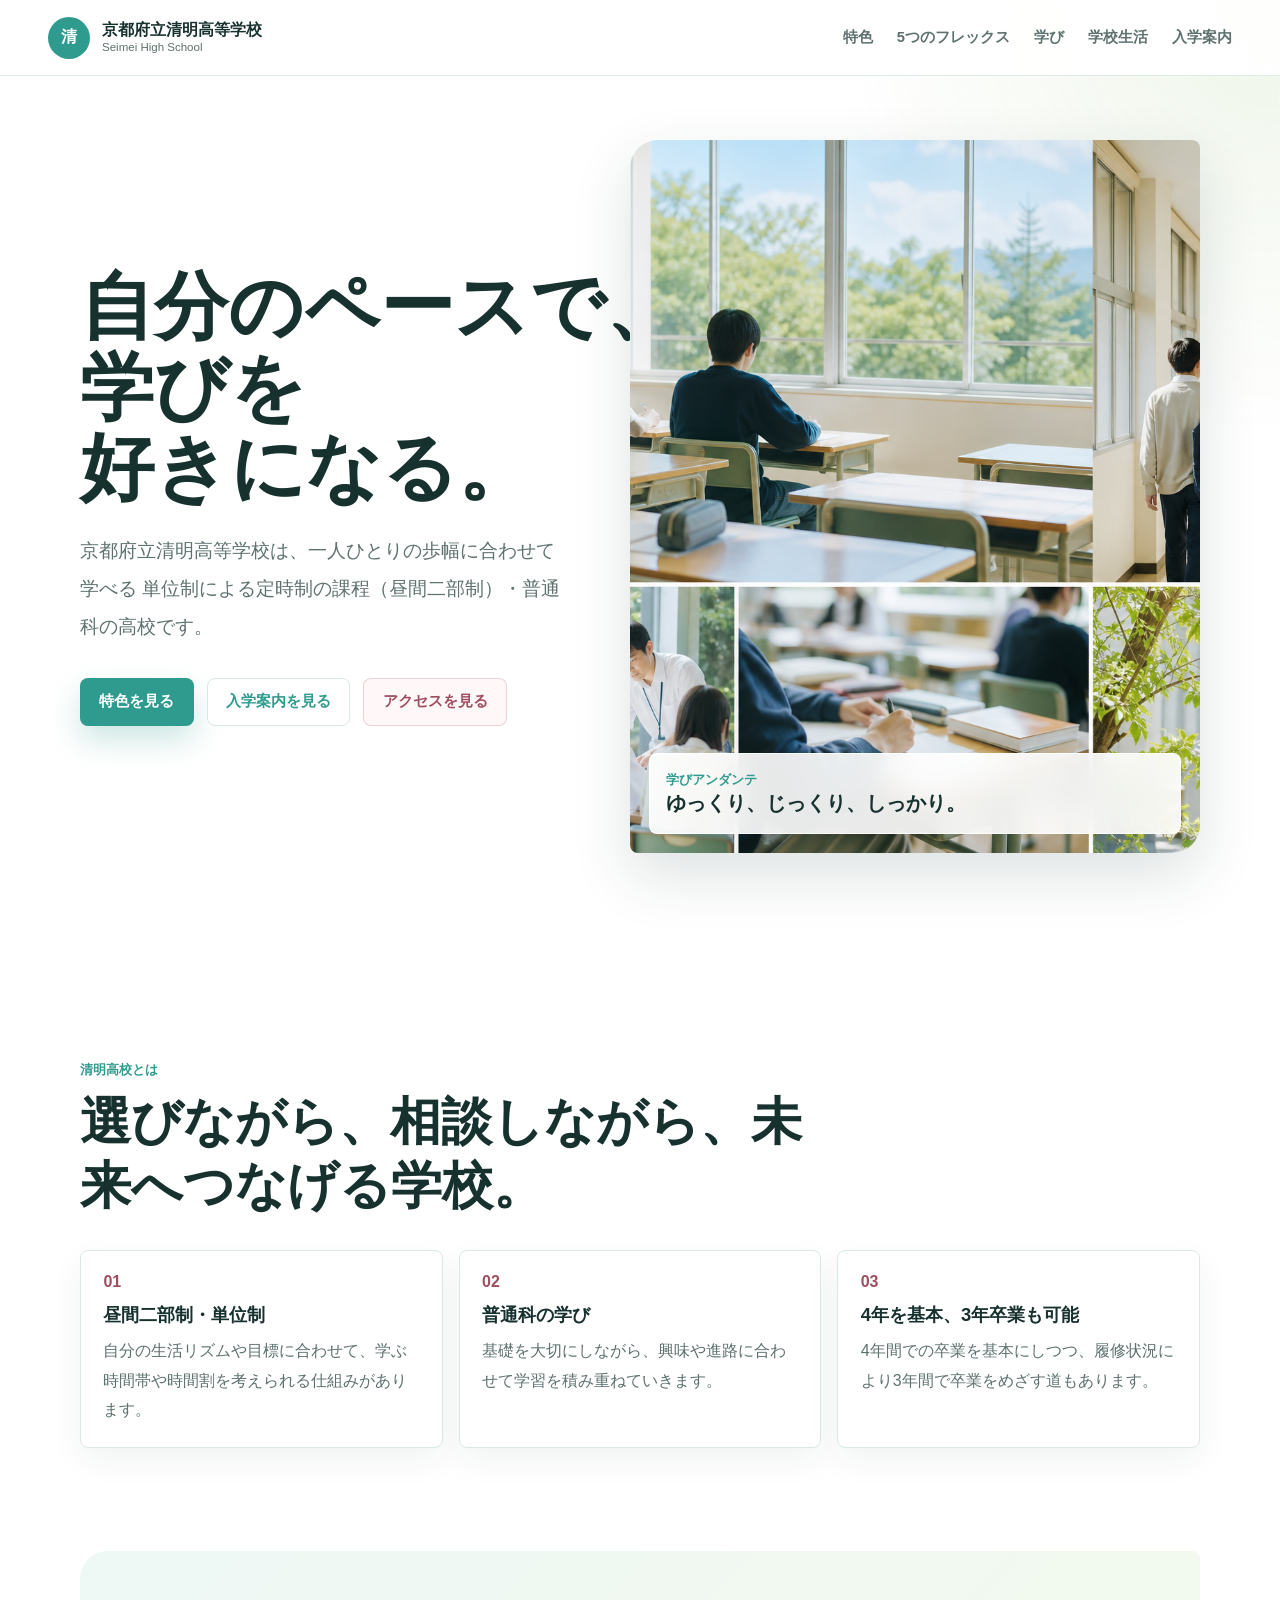
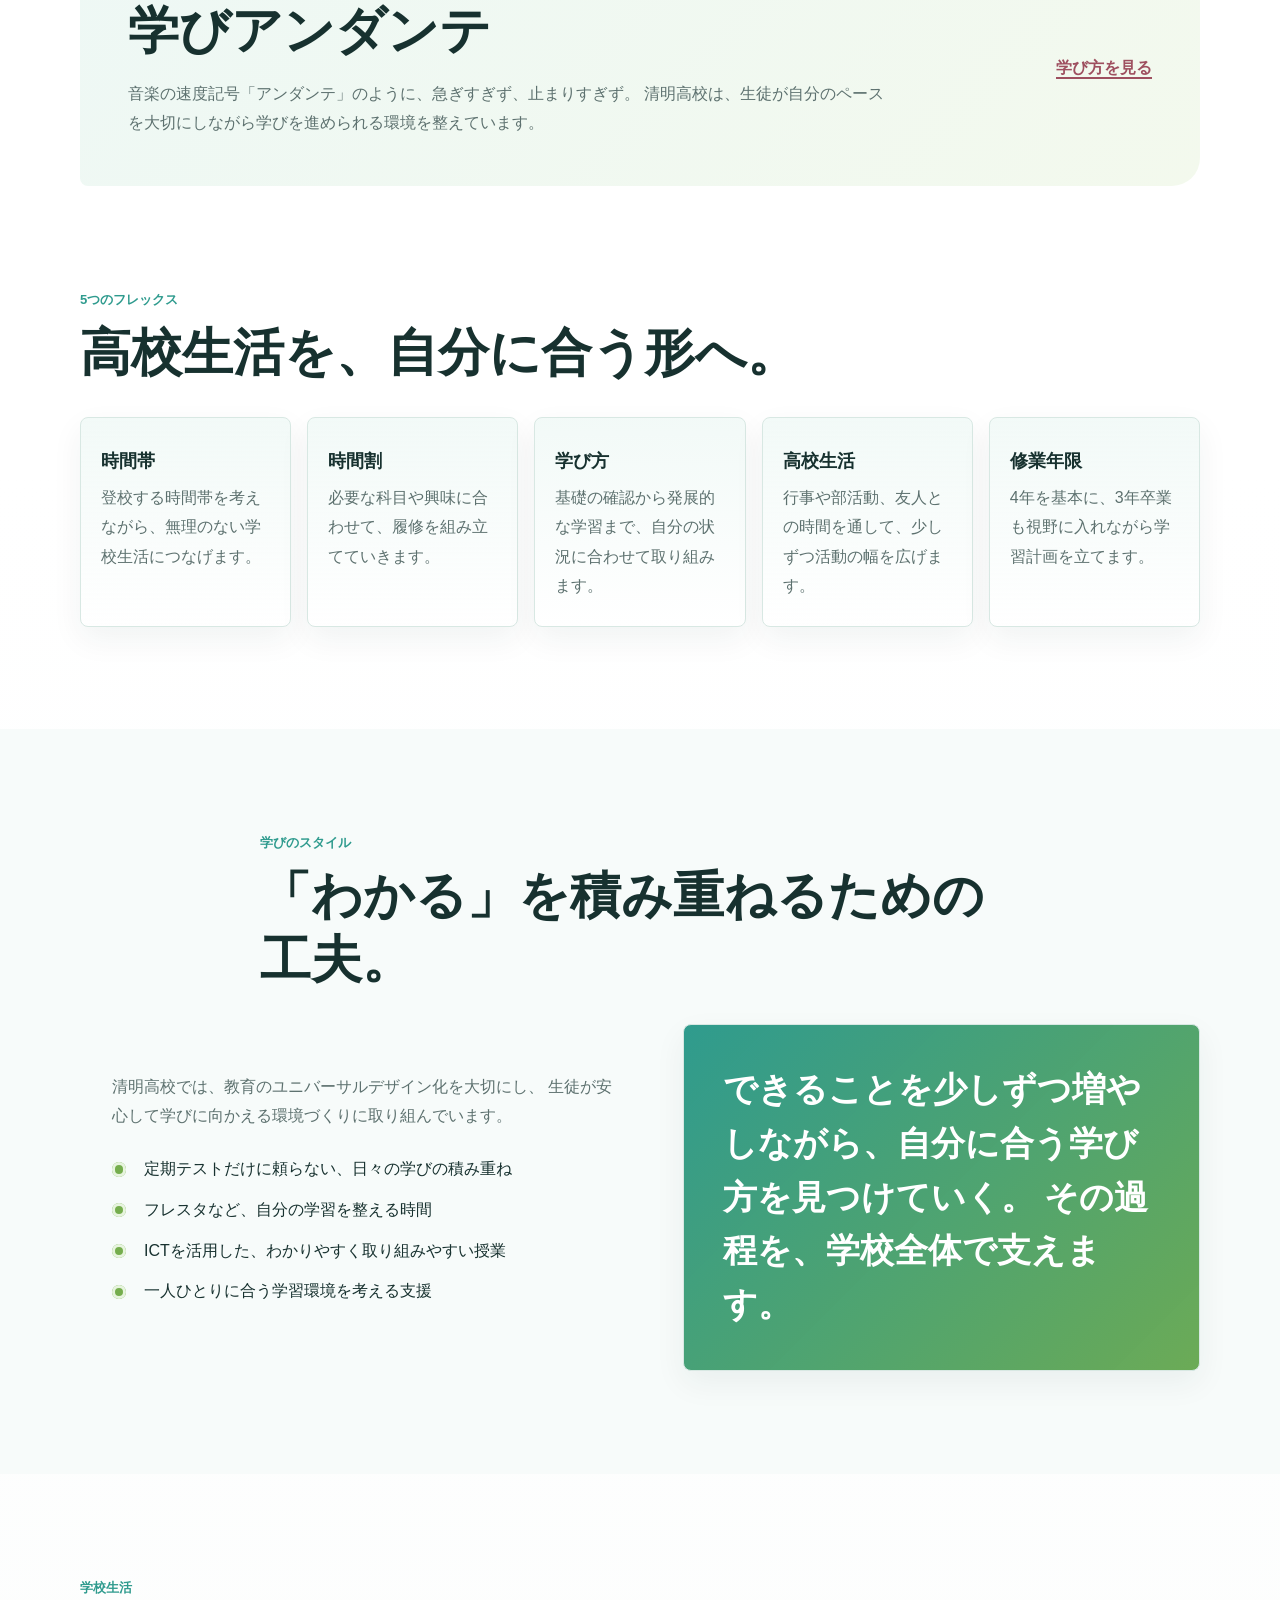
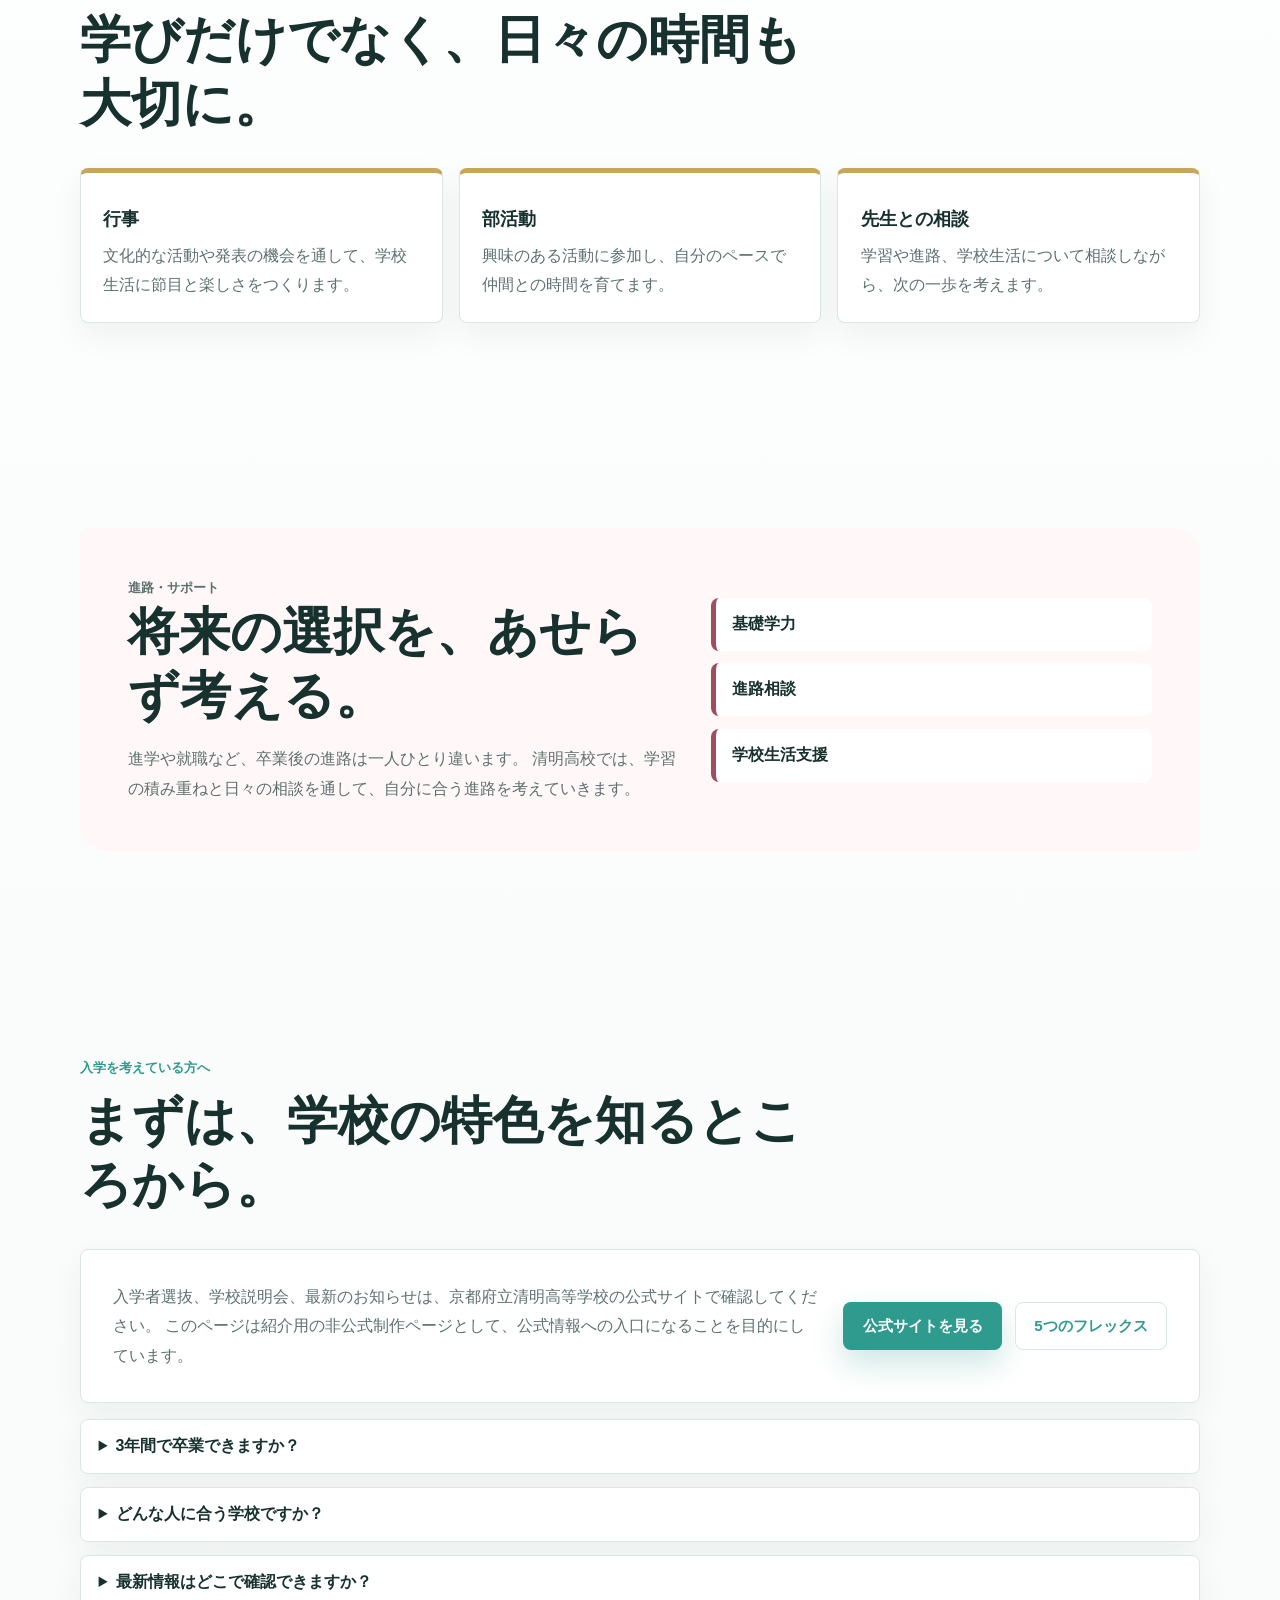
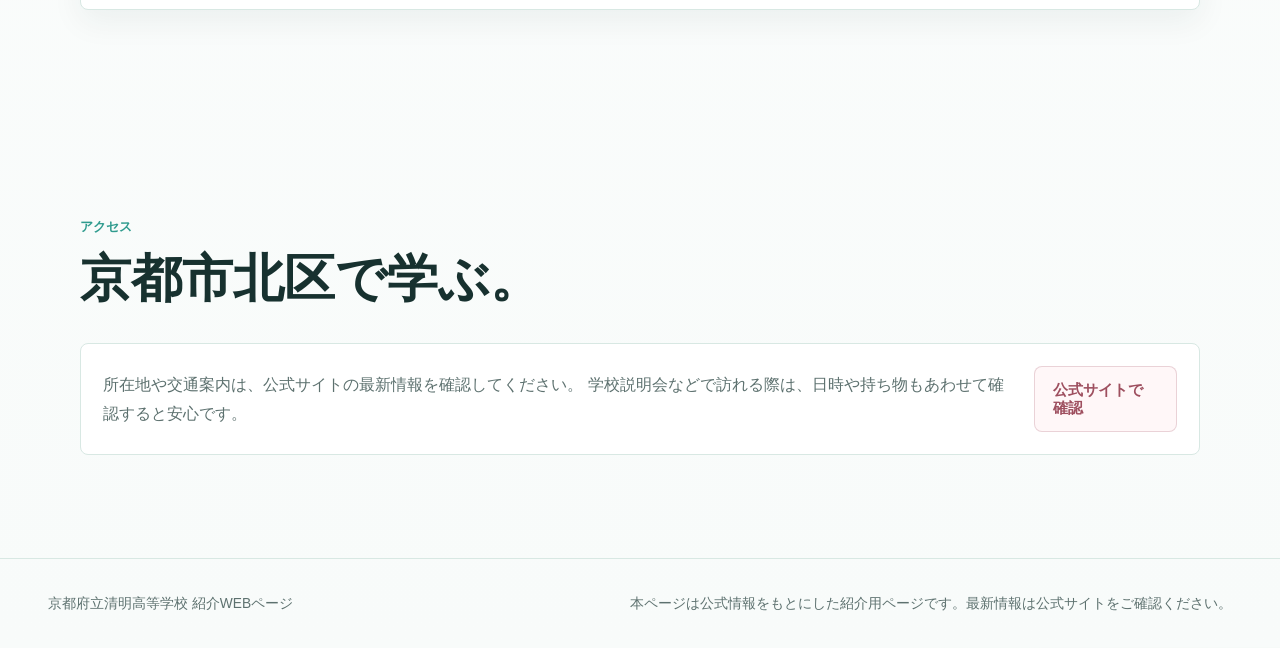
<file: index.html>
<!doctype html>
<html lang="ja">
  <head>
    <meta charset="utf-8" />
    <meta name="viewport" content="width=device-width, initial-scale=1" />
    <title>京都府立清明高等学校 紹介ページ</title>
    <meta
      name="description"
      content="京都府立清明高等学校の特色、学びアンダンテ、5つのフレックス、学びのスタイル、学校生活、進路・入学案内を中学生と保護者向けに紹介します。"
    />
    <meta property="og:title" content="京都府立清明高等学校 紹介ページ" />
    <meta
      property="og:description"
      content="自分のペースで、学びを好きになる。昼間二部制・単位制の清明高校を紹介します。"
    />
    <link rel="stylesheet" href="styles.css" />
  </head>
  <body>
    <a class="skip-link" href="#main">本文へ移動</a>

    <header class="site-header" data-header>
      <a class="brand" href="#top" aria-label="京都府立清明高等学校 トップへ">
        <span class="brand-mark" aria-hidden="true">清</span>
        <span>
          <strong>京都府立清明高等学校</strong>
          <small>Seimei High School</small>
        </span>
      </a>

      <button class="nav-toggle" type="button" aria-label="メニューを開く" aria-expanded="false" data-nav-toggle>
        <span></span>
        <span></span>
      </button>

      <nav class="site-nav" aria-label="主要ナビゲーション" data-nav>
        <a href="#features">特色</a>
        <a href="#flex">5つのフレックス</a>
        <a href="#learning">学び</a>
        <a href="#life">学校生活</a>
        <a href="#admissions">入学案内</a>
      </nav>
    </header>

    <main id="main">
      <section class="hero section" id="top">
        <div class="hero-copy">
          <h1><span class="no-break">自分のペースで、</span><br />学びを<br />好きになる。</h1>
          <p>
            京都府立清明高等学校は、一人ひとりの歩幅に合わせて学べる
            単位制による定時制の課程（昼間二部制）・普通科の高校です。
          </p>
          <div class="hero-actions" aria-label="ページ内リンク">
            <a class="button primary" href="#features">特色を見る</a>
            <a class="button secondary" href="#admissions">入学案内を見る</a>
            <a class="button ghost" href="#access">アクセスを見る</a>
          </div>
        </div>

        <div class="hero-media" aria-label="明るい学習風景のイメージ">
          <img src="assets/campus-life-hero.png" alt="明るい教室で学ぶ生徒たちのイメージ" />
          <div class="hero-note">
            <span>学びアンダンテ</span>
            <strong>ゆっくり、じっくり、しっかり。</strong>
          </div>
        </div>
      </section>

      <section class="intro section" id="features">
        <div class="section-heading">
          <p>清明高校とは</p>
          <h2>選びながら、相談しながら、未来へつなげる学校。</h2>
        </div>
        <div class="intro-grid">
          <article>
            <span class="icon" aria-hidden="true">01</span>
            <h3>昼間二部制・単位制</h3>
            <p>自分の生活リズムや目標に合わせて、学ぶ時間帯や時間割を考えられる仕組みがあります。</p>
          </article>
          <article>
            <span class="icon" aria-hidden="true">02</span>
            <h3>普通科の学び</h3>
            <p>基礎を大切にしながら、興味や進路に合わせて学習を積み重ねていきます。</p>
          </article>
          <article>
            <span class="icon" aria-hidden="true">03</span>
            <h3>4年を基本、3年卒業も可能</h3>
            <p>4年間での卒業を基本にしつつ、履修状況により3年間で卒業をめざす道もあります。</p>
          </article>
        </div>
      </section>

      <section class="concept-band section">
        <div>
          <h2>学びアンダンテ</h2>
          <p>
            音楽の速度記号「アンダンテ」のように、急ぎすぎず、止まりすぎず。
            清明高校は、生徒が自分のペースを大切にしながら学びを進められる環境を整えています。
          </p>
        </div>
        <a class="text-link" href="#learning">学び方を見る</a>
      </section>

      <section class="flex section" id="flex">
        <div class="section-heading">
          <p>5つのフレックス</p>
          <h2>高校生活を、自分に合う形へ。</h2>
        </div>
        <div class="flex-list">
          <article>
            <h3>時間帯</h3>
            <p>登校する時間帯を考えながら、無理のない学校生活につなげます。</p>
          </article>
          <article>
            <h3>時間割</h3>
            <p>必要な科目や興味に合わせて、履修を組み立てていきます。</p>
          </article>
          <article>
            <h3>学び方</h3>
            <p>基礎の確認から発展的な学習まで、自分の状況に合わせて取り組みます。</p>
          </article>
          <article>
            <h3>高校生活</h3>
            <p>行事や部活動、友人との時間を通して、少しずつ活動の幅を広げます。</p>
          </article>
          <article>
            <h3>修業年限</h3>
            <p>4年を基本に、3年卒業も視野に入れながら学習計画を立てます。</p>
          </article>
        </div>
      </section>

      <section class="learning section" id="learning">
        <div class="section-heading">
          <p>学びのスタイル</p>
          <h2>「わかる」を積み重ねるための工夫。</h2>
        </div>
        <div class="learning-layout">
          <div class="learning-copy">
            <p>
              清明高校では、教育のユニバーサルデザイン化を大切にし、
              生徒が安心して学びに向かえる環境づくりに取り組んでいます。
            </p>
            <ul class="check-list">
              <li>定期テストだけに頼らない、日々の学びの積み重ね</li>
              <li>フレスタなど、自分の学習を整える時間</li>
              <li>ICTを活用した、わかりやすく取り組みやすい授業</li>
              <li>一人ひとりに合う学習環境を考える支援</li>
            </ul>
          </div>
          <div class="quote-panel">
            <p>
              できることを少しずつ増やしながら、自分に合う学び方を見つけていく。
              その過程を、学校全体で支えます。
            </p>
          </div>
        </div>
      </section>

      <section class="life section" id="life">
        <div class="section-heading">
          <p>学校生活</p>
          <h2>学びだけでなく、日々の時間も大切に。</h2>
        </div>
        <div class="life-strip">
          <article>
            <h3>行事</h3>
            <p>文化的な活動や発表の機会を通して、学校生活に節目と楽しさをつくります。</p>
          </article>
          <article>
            <h3>部活動</h3>
            <p>興味のある活動に参加し、自分のペースで仲間との時間を育てます。</p>
          </article>
          <article>
            <h3>先生との相談</h3>
            <p>学習や進路、学校生活について相談しながら、次の一歩を考えます。</p>
          </article>
        </div>
      </section>

      <section class="support section">
        <div class="support-content">
          <div>
            <p class="section-label">進路・サポート</p>
            <h2>将来の選択を、あせらず考える。</h2>
            <p>
              進学や就職など、卒業後の進路は一人ひとり違います。
              清明高校では、学習の積み重ねと日々の相談を通して、自分に合う進路を考えていきます。
            </p>
          </div>
          <div class="support-points">
            <span>基礎学力</span>
            <span>進路相談</span>
            <span>学校生活支援</span>
          </div>
        </div>
      </section>

      <section class="admissions section" id="admissions">
        <div class="section-heading">
          <p>入学を考えている方へ</p>
          <h2>まずは、学校の特色を知るところから。</h2>
        </div>
        <div class="admission-panel">
          <p>
            入学者選抜、学校説明会、最新のお知らせは、京都府立清明高等学校の公式サイトで確認してください。
            このページは紹介用の非公式制作ページとして、公式情報への入口になることを目的にしています。
          </p>
          <div class="panel-actions">
            <a class="button primary" href="https://www.kyoto-be.ne.jp/seimei-hs/cms/" target="_blank" rel="noreferrer">
              公式サイトを見る
            </a>
            <a class="button secondary" href="https://www.kyoto-be.ne.jp/seimei-hs/cms/?page_id=380" target="_blank" rel="noreferrer">
              5つのフレックス
            </a>
          </div>
        </div>

        <div class="faq" aria-label="よくある質問">
          <details>
            <summary>3年間で卒業できますか？</summary>
            <p>4年での卒業を基本としながら、履修状況によって3年間で卒業をめざすことも可能とされています。</p>
          </details>
          <details>
            <summary>どんな人に合う学校ですか？</summary>
            <p>自分のペースを大切にしながら、学び方や高校生活を考えていきたい人に向いた環境です。</p>
          </details>
          <details>
            <summary>最新情報はどこで確認できますか？</summary>
            <p>入試や説明会などの最新情報は、必ず京都府立清明高等学校の公式サイトで確認してください。</p>
          </details>
        </div>
      </section>

      <section class="access section" id="access">
        <div class="section-heading">
          <p>アクセス</p>
          <h2>京都市北区で学ぶ。</h2>
        </div>
        <div class="access-layout">
          <div>
            <p>
              所在地や交通案内は、公式サイトの最新情報を確認してください。
              学校説明会などで訪れる際は、日時や持ち物もあわせて確認すると安心です。
            </p>
          </div>
          <a class="button ghost" href="https://www.kyoto-be.ne.jp/seimei-hs/cms/" target="_blank" rel="noreferrer">
            公式サイトで確認
          </a>
        </div>
      </section>
    </main>

    <footer class="site-footer">
      <p>京都府立清明高等学校 紹介WEBページ</p>
      <p>本ページは公式情報をもとにした紹介用ページです。最新情報は公式サイトをご確認ください。</p>
    </footer>

    <script src="script.js"></script>
  </body>
</html>
</file>
<file: styles.css>
:root {
  --bg: #ffffff;
  --bg-soft: #eef8f5;
  --bg-leaf: #f3f9ed;
  --ink: #17312f;
  --muted: #5d716f;
  --line: #d8e8e3;
  --teal: #2f9b8e;
  --green: #75ad4d;
  --burgundy: #9e4f5f;
  --gold: #c7a55a;
  --shadow: 0 22px 60px rgba(23, 49, 47, 0.14);
  --radius: 8px;
  --max: 1120px;
  font-family: "Yu Gothic", "Hiragino Kaku Gothic ProN", "Noto Sans JP", Meiryo, sans-serif;
  color: var(--ink);
  background: var(--bg);
  scroll-behavior: smooth;
}

* {
  box-sizing: border-box;
}

body {
  margin: 0;
  color: var(--ink);
  background:
    radial-gradient(circle at top right, rgba(117, 173, 77, 0.12), transparent 28rem),
    linear-gradient(180deg, #fff 0%, #fff 38%, #f8fbfa 100%);
}

img {
  display: block;
  max-width: 100%;
}

a {
  color: inherit;
}

.skip-link {
  position: absolute;
  left: 1rem;
  top: -4rem;
  z-index: 100;
  padding: 0.75rem 1rem;
  background: var(--ink);
  color: #fff;
}

.skip-link:focus {
  top: 1rem;
}

.site-header {
  position: sticky;
  top: 0;
  z-index: 50;
  display: flex;
  align-items: center;
  justify-content: space-between;
  gap: 1.5rem;
  min-height: 76px;
  padding: 0.85rem clamp(1rem, 4vw, 3rem);
  border-bottom: 1px solid rgba(216, 232, 227, 0.82);
  background: rgba(255, 255, 255, 0.9);
  backdrop-filter: blur(16px);
}

.brand {
  display: inline-flex;
  align-items: center;
  gap: 0.75rem;
  text-decoration: none;
}

.brand-mark {
  display: grid;
  width: 42px;
  height: 42px;
  place-items: center;
  border-radius: 50%;
  background: var(--teal);
  color: #fff;
  font-weight: 800;
}

.brand strong,
.brand small {
  display: block;
  line-height: 1.3;
}

.brand strong {
  font-size: 0.98rem;
}

.brand small {
  color: var(--muted);
  font-size: 0.72rem;
}

.site-nav {
  display: flex;
  align-items: center;
  gap: clamp(0.75rem, 2vw, 1.5rem);
  color: var(--muted);
  font-size: 0.92rem;
  font-weight: 700;
}

.site-nav a {
  text-decoration: none;
}

.site-nav a:hover,
.site-nav a:focus-visible {
  color: var(--teal);
}

.nav-toggle {
  display: none;
  width: 44px;
  height: 44px;
  border: 1px solid var(--line);
  border-radius: var(--radius);
  background: #fff;
}

.nav-toggle span {
  display: block;
  width: 18px;
  height: 2px;
  margin: 5px auto;
  background: var(--ink);
}

.section {
  width: min(var(--max), calc(100% - 2rem));
  margin: 0 auto;
  padding: clamp(4rem, 8vw, 6.5rem) 0;
}

.hero {
  display: grid;
  grid-template-columns: minmax(0, 0.92fr) minmax(340px, 1.08fr);
  gap: clamp(2rem, 5vw, 4rem);
  align-items: center;
  min-height: calc(100vh - 76px);
  padding-top: clamp(2rem, 5vw, 4rem);
}

.hero-copy h1 {
  margin: 0;
  font-size: clamp(2.65rem, 6.2vw, 4.65rem);
  font-weight: 900;
  line-height: 1.08;
  letter-spacing: 0;
}

.no-break {
  white-space: nowrap;
}

.hero-copy p {
  max-width: 35rem;
  margin: 1.5rem 0 0;
  color: var(--muted);
  font-size: clamp(1rem, 2vw, 1.18rem);
  line-height: 2;
}

.hero-actions,
.panel-actions {
  display: flex;
  flex-wrap: wrap;
  gap: 0.8rem;
  margin-top: 2rem;
}

.button {
  display: inline-flex;
  align-items: center;
  justify-content: center;
  min-height: 48px;
  padding: 0.85rem 1.15rem;
  border: 1px solid transparent;
  border-radius: var(--radius);
  font-size: 0.95rem;
  font-weight: 800;
  line-height: 1.2;
  text-decoration: none;
  transition: transform 160ms ease, box-shadow 160ms ease, background 160ms ease;
}

.button:hover,
.button:focus-visible {
  transform: translateY(-2px);
}

.button.primary {
  background: var(--teal);
  color: #fff;
  box-shadow: 0 14px 30px rgba(47, 155, 142, 0.24);
}

.button.secondary {
  border-color: var(--line);
  background: #fff;
  color: var(--teal);
}

.button.ghost {
  border-color: rgba(158, 79, 95, 0.22);
  background: #fff7f8;
  color: var(--burgundy);
}

.hero-media {
  position: relative;
  border-radius: 28px 8px 28px 8px;
  overflow: hidden;
  box-shadow: var(--shadow);
  background: var(--bg-soft);
}

.hero-media img {
  width: 100%;
  aspect-ratio: 4 / 5;
  object-fit: cover;
}

.hero-note {
  position: absolute;
  left: 1.2rem;
  right: 1.2rem;
  bottom: 1.2rem;
  padding: 1rem;
  border: 1px solid rgba(255, 255, 255, 0.75);
  border-radius: var(--radius);
  background: rgba(255, 255, 255, 0.9);
  backdrop-filter: blur(14px);
}

.hero-note span,
.section-heading p,
.section-label {
  margin: 0 0 0.5rem;
  color: var(--teal);
  font-size: 0.82rem;
  font-weight: 900;
}

.hero-note strong {
  display: block;
  font-size: clamp(1rem, 2vw, 1.28rem);
}

.section-heading {
  max-width: 760px;
  margin-bottom: 2rem;
}

.section-heading h2,
.concept-band h2,
.support-content h2 {
  margin: 0;
  font-size: clamp(1.9rem, 4vw, 3.3rem);
  line-height: 1.25;
  letter-spacing: 0;
}

.intro-grid,
.flex-list,
.life-strip {
  display: grid;
  gap: 1rem;
}

.intro-grid {
  grid-template-columns: repeat(3, 1fr);
}

.intro-grid article,
.flex-list article,
.life-strip article,
.quote-panel,
.admission-panel,
.faq details {
  border: 1px solid var(--line);
  border-radius: var(--radius);
  background: #fff;
  box-shadow: 0 12px 32px rgba(23, 49, 47, 0.06);
}

.intro-grid article {
  padding: 1.4rem;
}

.icon {
  color: var(--burgundy);
  font-weight: 900;
}

h3 {
  margin: 0.65rem 0 0.6rem;
  font-size: 1.15rem;
}

p {
  line-height: 1.85;
}

.intro-grid p,
.flex-list p,
.life-strip p,
.admission-panel p,
.access-layout p,
.support-content p {
  margin: 0;
  color: var(--muted);
}

.concept-band {
  display: flex;
  align-items: center;
  justify-content: space-between;
  gap: 2rem;
  width: min(var(--max), calc(100% - 2rem));
  padding: clamp(2rem, 5vw, 3rem);
  border-radius: 28px 8px 28px 8px;
  background: linear-gradient(135deg, var(--bg-soft), var(--bg-leaf));
}

.concept-band p {
  max-width: 760px;
  margin: 1rem 0 0;
  color: var(--muted);
}

.text-link {
  flex: 0 0 auto;
  color: var(--burgundy);
  font-weight: 900;
  text-decoration-thickness: 0.14em;
  text-underline-offset: 0.25em;
}

.flex-list {
  grid-template-columns: repeat(5, 1fr);
}

.flex-list article {
  min-height: 210px;
  padding: 1.25rem;
  background:
    linear-gradient(180deg, rgba(238, 248, 245, 0.76), rgba(255, 255, 255, 0.92)),
    #fff;
}

.learning {
  width: 100%;
  max-width: none;
  background: #f7fbfa;
}

.learning > * {
  width: min(var(--max), calc(100% - 2rem));
  margin-left: auto;
  margin-right: auto;
}

.learning-layout {
  display: grid;
  grid-template-columns: 1.05fr 0.95fr;
  gap: 2rem;
  align-items: stretch;
}

.learning-copy {
  padding: clamp(1.3rem, 3vw, 2rem);
}

.learning-copy p {
  color: var(--muted);
}

.check-list {
  display: grid;
  gap: 0.8rem;
  margin: 1.5rem 0 0;
  padding: 0;
  list-style: none;
}

.check-list li {
  position: relative;
  padding-left: 2rem;
  line-height: 1.75;
}

.check-list li::before {
  content: "";
  position: absolute;
  left: 0;
  top: 0.45rem;
  width: 0.9rem;
  height: 0.9rem;
  border-radius: 50%;
  background: var(--green);
  box-shadow: inset 0 0 0 3px #e7f4de;
}

.quote-panel {
  display: grid;
  align-content: end;
  min-height: 330px;
  padding: clamp(1.5rem, 4vw, 2.4rem);
  background:
    linear-gradient(135deg, rgba(47, 155, 142, 0.88), rgba(117, 173, 77, 0.86)),
    var(--teal);
  color: #fff;
}

.quote-panel p {
  margin: 0;
  font-size: clamp(1.35rem, 3vw, 2.1rem);
  font-weight: 800;
  line-height: 1.6;
}

.life-strip {
  grid-template-columns: repeat(3, 1fr);
}

.life-strip article {
  padding: 1.4rem;
  border-top: 5px solid var(--gold);
}

.support {
  width: min(var(--max), calc(100% - 2rem));
}

.support-content {
  display: grid;
  grid-template-columns: 1fr 0.8fr;
  gap: 2rem;
  align-items: center;
  padding: clamp(1.5rem, 5vw, 3rem);
  border-radius: 8px 28px 8px 28px;
  background: #fff7f8;
}

.support-content p:not(.section-label) {
  margin-top: 1rem;
}

.support-points {
  display: grid;
  gap: 0.8rem;
}

.support-points span {
  padding: 1rem;
  border-left: 5px solid var(--burgundy);
  border-radius: var(--radius);
  background: #fff;
  font-weight: 900;
}

.admission-panel {
  display: grid;
  grid-template-columns: 1fr auto;
  gap: 1.5rem;
  align-items: center;
  padding: clamp(1.25rem, 4vw, 2rem);
}

.panel-actions {
  margin-top: 0;
}

.faq {
  display: grid;
  gap: 0.8rem;
  margin-top: 1rem;
}

.faq details {
  padding: 1rem 1.1rem;
}

.faq summary {
  cursor: pointer;
  font-weight: 900;
}

.faq p {
  margin: 0.8rem 0 0;
  color: var(--muted);
}

.access-layout {
  display: flex;
  align-items: center;
  justify-content: space-between;
  gap: 1.5rem;
  padding: 1.4rem;
  border: 1px solid var(--line);
  border-radius: var(--radius);
  background: #fff;
}

.site-footer {
  display: flex;
  justify-content: space-between;
  gap: 1rem;
  padding: 2rem clamp(1rem, 4vw, 3rem);
  border-top: 1px solid var(--line);
  color: var(--muted);
  font-size: 0.86rem;
}

.site-footer p {
  margin: 0;
}

@media (max-width: 920px) {
  .site-nav {
    position: fixed;
    left: 1rem;
    right: 1rem;
    top: 82px;
    display: none;
    flex-direction: column;
    align-items: stretch;
    padding: 1rem;
    border: 1px solid var(--line);
    border-radius: var(--radius);
    background: #fff;
    box-shadow: var(--shadow);
  }

  .site-nav.is-open {
    display: flex;
  }

  .site-nav a {
    padding: 0.8rem;
  }

  .nav-toggle {
    display: inline-block;
  }

  .hero,
  .learning-layout,
  .support-content,
  .admission-panel {
    grid-template-columns: 1fr;
  }

  .hero {
    min-height: auto;
  }

  .hero-media img {
    aspect-ratio: 16 / 11;
  }

  .intro-grid,
  .life-strip {
    grid-template-columns: 1fr;
  }

  .flex-list {
    grid-template-columns: repeat(2, 1fr);
  }

  .concept-band,
  .access-layout,
  .site-footer {
    flex-direction: column;
    align-items: flex-start;
  }
}

@media (max-width: 620px) {
  .section {
    width: min(100% - 1.2rem, var(--max));
    padding: 3.5rem 0;
  }

  .site-header {
    min-height: 68px;
    padding-inline: 0.75rem;
  }

  .brand strong {
    font-size: 0.88rem;
  }

  .hero-actions,
  .panel-actions {
    flex-direction: column;
  }

  .button {
    width: 100%;
  }

  .flex-list {
    grid-template-columns: 1fr;
  }

  .flex-list article {
    min-height: auto;
  }

  .hero-copy h1 {
    font-size: clamp(2.5rem, 13vw, 4rem);
  }

  .hero-note {
    position: static;
    border-radius: 0;
  }
}

@media (prefers-reduced-motion: reduce) {
  :root {
    scroll-behavior: auto;
  }

  *,
  *::before,
  *::after {
    transition-duration: 0.01ms !important;
    animation-duration: 0.01ms !important;
    animation-iteration-count: 1 !important;
  }
}
</file>
